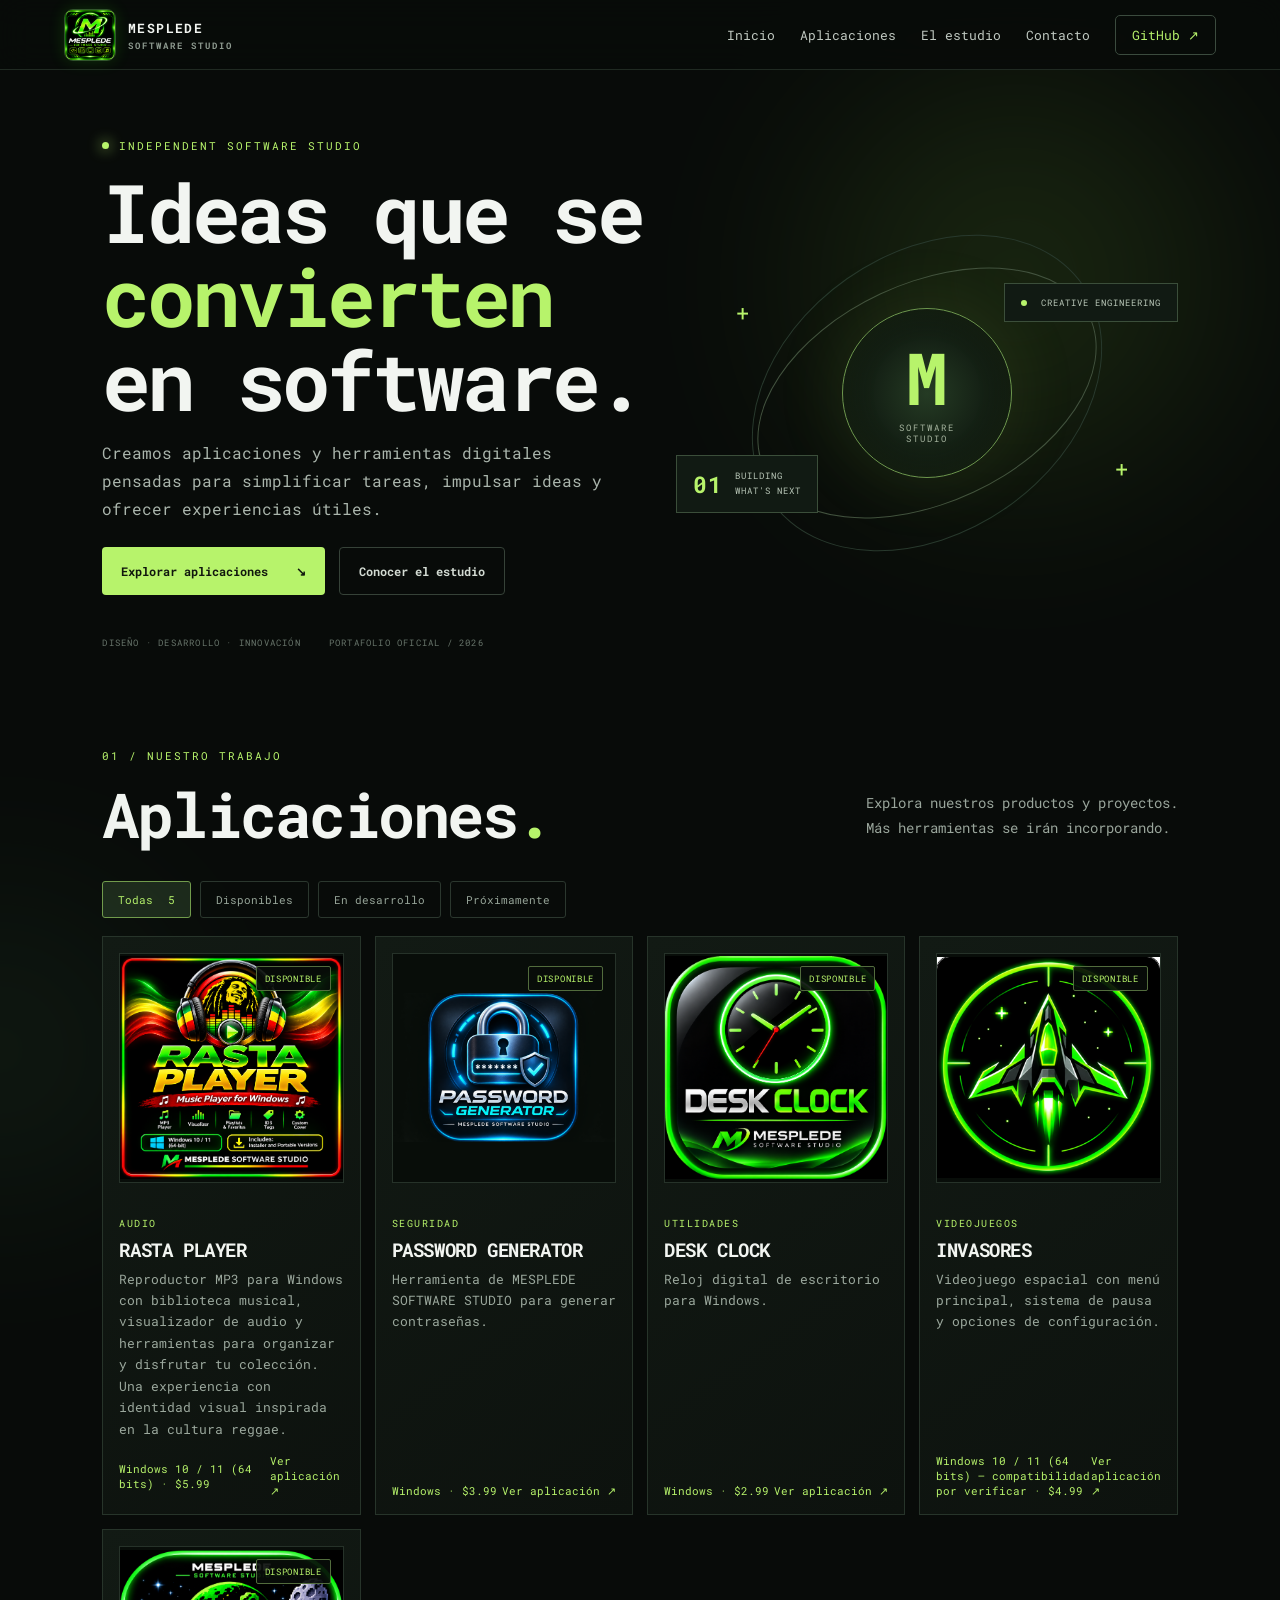
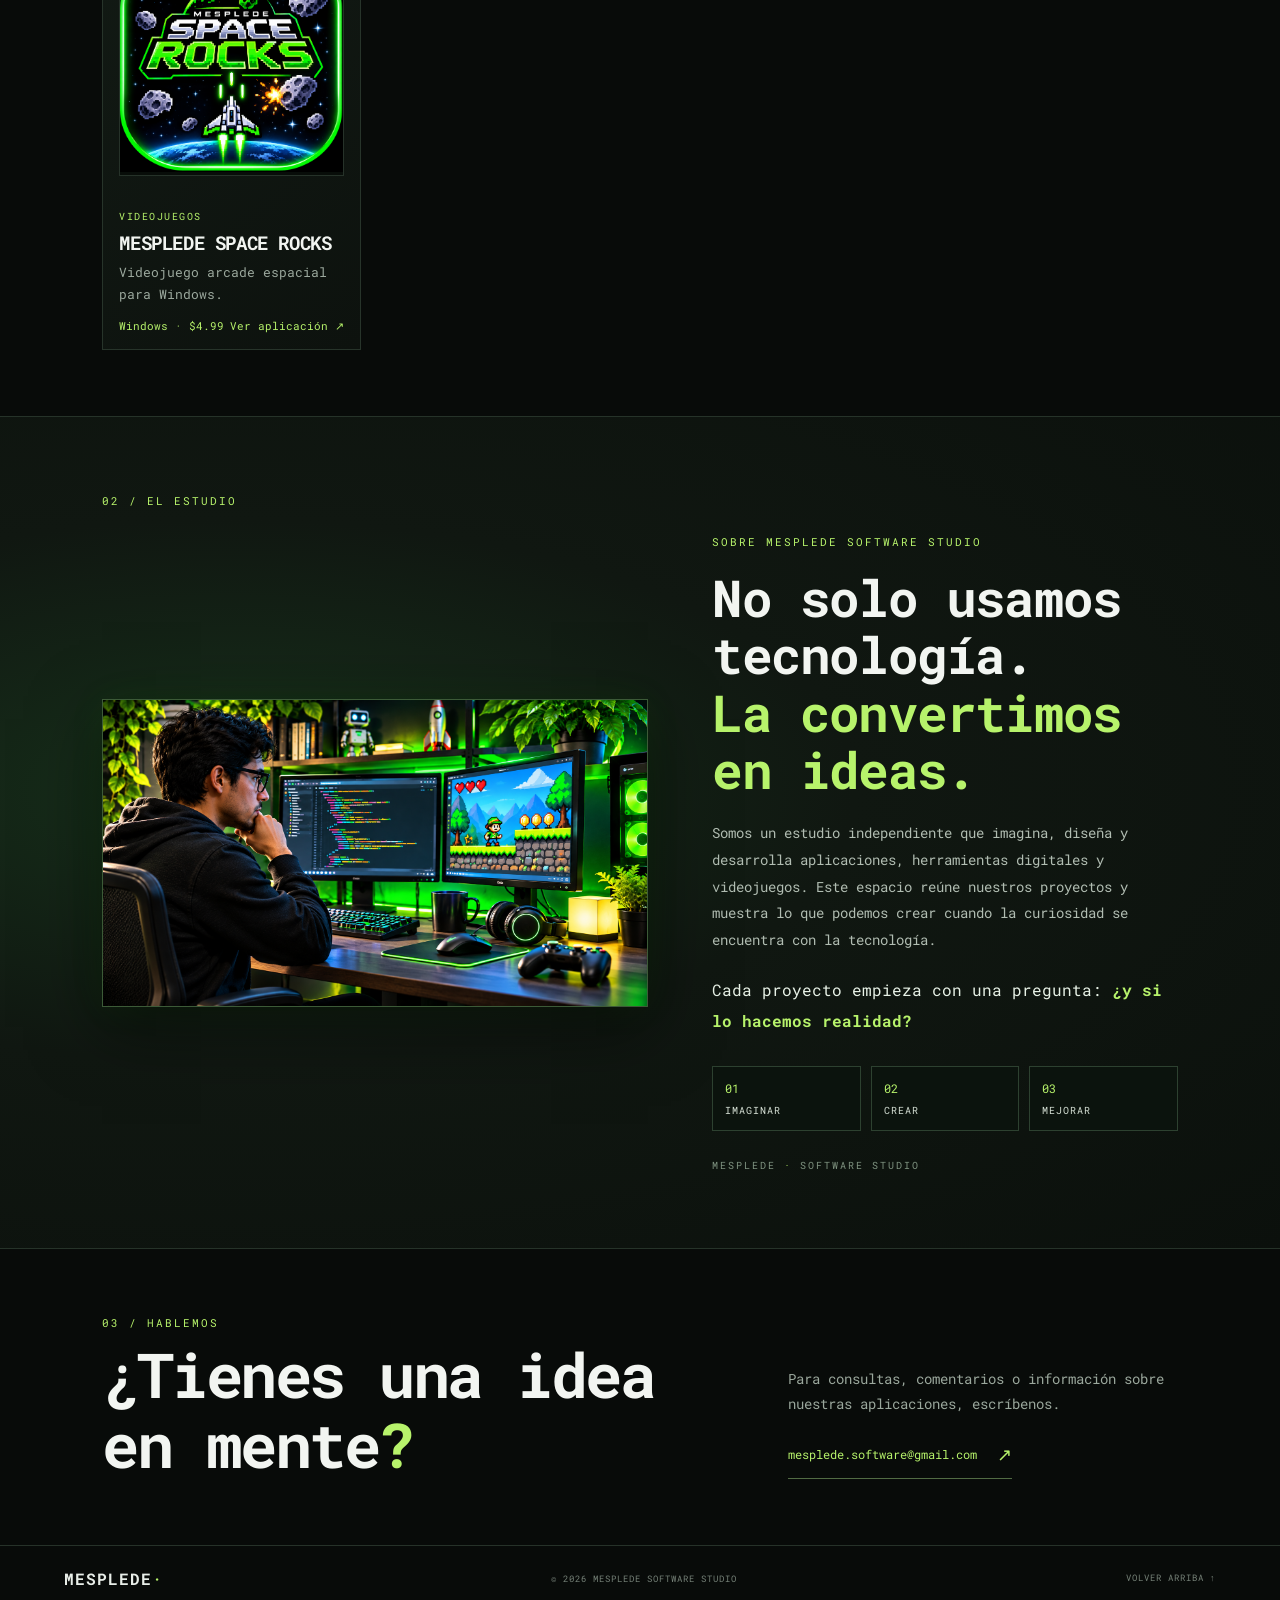
<file: index.html>
<!doctype html>
<html lang="es">
<head>
  <meta charset="utf-8">
  <meta name="viewport" content="width=device-width, initial-scale=1">
  <meta name="description" content="Portafolio oficial de MESPLEDE SOFTWARE STUDIO. Aplicaciones, herramientas y proyectos digitales.">
  <meta name="theme-color" content="#080b09">
  <title>MESPLEDE SOFTWARE STUDIO | Software & Digital Products</title>
  <link rel="preconnect" href="https://fonts.googleapis.com">
  <link rel="preconnect" href="https://fonts.gstatic.com" crossorigin>
  <link href="https://fonts.googleapis.com/css2?family=DM+Mono:wght@400;500&family=Manrope:wght@400;500;600;700;800&display=swap" rel="stylesheet">
  <link rel="stylesheet" href="css/style.css">
</head>
<body>
  <div class="ambient ambient-one"></div><div class="ambient ambient-two"></div>
  <header class="topbar">
    <a class="brand" href="#inicio" aria-label="MESPLEDE SOFTWARE STUDIO - inicio">
      <img class="brand-logo" src="assets/brand/mesplede-logo-square.png" alt="Logo de MESPLEDE SOFTWARE STUDIO">
      <span class="brand-name">MESPLEDE <b>SOFTWARE STUDIO</b></span>
    </a>
    <button class="menu-toggle" id="menuToggle" aria-label="Abrir menú" aria-expanded="false">☰</button>
    <nav id="mainNav">
      <a href="#inicio">Inicio</a><a href="#aplicaciones">Aplicaciones</a><a href="#estudio">El estudio</a><a href="#contacto">Contacto</a>
      <a class="nav-cta" href="https://github.com/mesplede-software" target="_blank" rel="noopener">GitHub ↗</a>
    </nav>
  </header>

  <main>
    <section class="hero" id="inicio">
      <div class="hero-copy">
        <div class="eyebrow"><span class="pulse"></span> INDEPENDENT SOFTWARE STUDIO</div>
        <h1>Ideas que se<br><em>convierten</em> en software.</h1>
        <p class="hero-text">Creamos aplicaciones y herramientas digitales pensadas para simplificar tareas, impulsar ideas y ofrecer experiencias útiles.</p>
        <div class="hero-actions">
          <a class="button button-primary" href="#aplicaciones">Explorar aplicaciones <span>↘</span></a>
          <a class="button button-quiet" href="#estudio">Conocer el estudio</a>
        </div>
        <div class="hero-foot"><span>DISEÑO · DESARROLLO · INNOVACIÓN</span><span>PORTAFOLIO OFICIAL / 2026</span></div>
      </div>
      <div class="hero-art" aria-label="Ilustración abstracta tecnológica">
        <div class="orbit orbit-a"></div><div class="orbit orbit-b"></div>
        <div class="core"><span>M</span><small>SOFTWARE<br>STUDIO</small></div>
        <div class="float-card card-top"><i></i> CREATIVE ENGINEERING</div>
        <div class="float-card card-bottom"><b>01</b><span>BUILDING<br>WHAT'S NEXT</span></div>
        <div class="cross cross-one">+</div><div class="cross cross-two">+</div>
      </div>
    </section>

    <section class="section apps-section" id="aplicaciones">
      <div class="section-heading">
        <div><div class="eyebrow">01 / NUESTRO TRABAJO</div><h2>Aplicaciones<span>.</span></h2></div>
        <p>Explora nuestros productos y proyectos.<br>Más herramientas se irán incorporando.</p>
      </div>
      <div class="filters" id="filters">
        <button class="filter active" data-filter="all">Todas <span id="totalCount">0</span></button>
        <button class="filter" data-filter="available">Disponibles</button>
        <button class="filter" data-filter="development">En desarrollo</button>
        <button class="filter" data-filter="upcoming">Próximamente</button>
      </div>
      <div class="app-grid" id="appGrid" aria-live="polite"></div>
    </section>

    <section class="studio-section" id="estudio">
      <div class="studio-number">02 / EL ESTUDIO</div>
      <div class="studio-layout">
        <div class="studio-visual">
          <img src="assets/brand/estudio-trabajo-neutral.png" alt="Persona trabajando frente a dos monitores con código y un videojuego" loading="lazy">
        </div>
        <div class="studio-content">
          <div class="eyebrow">SOBRE MESPLEDE SOFTWARE STUDIO</div>
          <h2>No solo usamos tecnología.<br><em>La convertimos en ideas.</em></h2>
          <p>Somos un estudio independiente que imagina, diseña y desarrolla aplicaciones, herramientas digitales y videojuegos. Este espacio reúne nuestros proyectos y muestra lo que podemos crear cuando la curiosidad se encuentra con la tecnología.</p>
          <p class="studio-manifesto">Cada proyecto empieza con una pregunta: <strong>¿y si lo hacemos realidad?</strong></p>
          <div class="studio-pillars">
            <div><b>01</b><span>IMAGINAR</span></div>
            <div><b>02</b><span>CREAR</span></div>
            <div><b>03</b><span>MEJORAR</span></div>
          </div>
          <div class="studio-signature">MESPLEDE <span>·</span> SOFTWARE STUDIO</div>
        </div>
      </div>
    </section>

    <section class="contact-section" id="contacto">
      <div><div class="eyebrow">03 / HABLEMOS</div><h2>¿Tienes una idea<br>en mente<span>?</span></h2></div>
      <div class="contact-right"><p>Para consultas, comentarios o información sobre nuestras aplicaciones, escríbenos.</p><a class="contact-link" href="mailto:mesplede.software@gmail.com">mesplede.software@gmail.com <span>↗</span></a></div>
    </section>
  </main>

  <footer><a class="footer-brand" href="#inicio">MESPLEDE<span>·</span></a><span>© 2026 MESPLEDE SOFTWARE STUDIO</span><a href="#inicio">VOLVER ARRIBA ↑</a></footer>
  <script src="js/apps.js"></script><script src="js/main.js"></script>
</body>
</html>
</file>
<file: css/style.css>
@import url('https://fonts.googleapis.com/css2?family=Roboto+Mono:wght@400;500;600;700&display=swap');
 :root{--bg:#080b09;--panel:#101612;--panel2:#141c16;--line:#263229;--text:#f2f5f1;--muted:#9aa69c;--green:#b7f36b;--green2:#8fc94b}
*{box-sizing:border-box}html{scroll-behavior:smooth}body{margin:0;background:var(--bg);color:var(--text);font-family:Manrope,Arial,sans-serif;overflow-x:hidden}a{color:inherit;text-decoration:none}.ambient{position:absolute;pointer-events:none;border-radius:50%;filter:blur(100px);opacity:.12}.ambient-one{width:400px;height:400px;background:#8edb42;top:80px;right:5%}.ambient-two{width:300px;height:300px;background:#4d8a57;top:900px;left:-150px}.topbar{height:82px;border-bottom:1px solid #202a22;display:flex;align-items:center;justify-content:space-between;padding:0 6.5%;position:relative;z-index:5;background:#080b09e8;backdrop-filter:blur(16px)}.brand{display:flex;align-items:center;gap:12px}.brand-mark{width:38px;height:38px;border:1px solid #55733f;border-radius:11px;display:grid;place-items:center;color:var(--green);font-weight:800;font-size:22px}.brand-mark span,.footer-brand span{color:var(--green)}.brand-name{font-size:13px;letter-spacing:1.4px;font-weight:800}.brand-name b{display:block;color:#8e9b90;font-family:"DM Mono",monospace;font-size:9px;letter-spacing:2px;margin-top:3px}nav{display:flex;align-items:center;gap:34px;font-size:12px;color:#c0c9c1}nav a:hover{color:var(--green)}.nav-cta{border:1px solid #3b4b3e;border-radius:5px;padding:10px 16px;color:var(--green)}.menu-toggle{display:none;background:none;border:1px solid var(--line);color:white;padding:8px 12px;border-radius:5px}.hero{min-height:650px;padding:105px 10% 55px;display:grid;grid-template-columns:1.05fr .95fr;align-items:center;position:relative;max-width:1500px;margin:auto}.eyebrow{font:11px "DM Mono",monospace;letter-spacing:2px;color:var(--green);display:flex;align-items:center;gap:10px}.pulse{width:7px;height:7px;background:var(--green);border-radius:50%;box-shadow:0 0 14px var(--green)}h1{font-size:clamp(48px,6.3vw,82px);line-height:1.04;letter-spacing:-4px;margin:28px 0 22px;font-weight:700}h1 em,h2 em{font-style:normal;color:var(--green)}.hero-text{max-width:510px;color:#aab5ac;line-height:1.9;font-size:15px}.hero-actions{display:flex;gap:14px;margin-top:34px;flex-wrap:wrap}.button{padding:15px 19px;border-radius:4px;font-size:12px;font-weight:700;display:inline-flex;gap:28px;align-items:center}.button-primary{background:var(--green);color:#10170d}.button-primary:hover{background:#d0ff91}.button-quiet{border:1px solid #364238;color:#d3dbd3}.hero-foot{display:flex;gap:28px;flex-wrap:wrap;margin-top:80px;color:#67746a;font:9px "DM Mono",monospace;letter-spacing:1.2px}.hero-art{height:430px;position:relative;display:grid;place-items:center}.orbit{position:absolute;border:1px solid #42523e;border-radius:50%;transform:rotate(-25deg)}.orbit-a{width:360px;height:220px}.orbit-b{width:280px;height:380px;transform:rotate(55deg);border-color:#28392d}.core{width:170px;height:170px;border:1px solid #6e984e;border-radius:50%;display:flex;flex-direction:column;align-items:center;justify-content:center;background:radial-gradient(circle,#253b24,#0c130d 70%);box-shadow:0 0 70px #8bc64b22,inset 0 0 35px #a9f45a17;z-index:1}.core span{font-size:72px;font-weight:800;color:var(--green);line-height:1}.core small{font:9px "DM Mono",monospace;letter-spacing:2px;text-align:center;color:#a6b49f;margin-top:8px}.float-card{position:absolute;background:#111a13;border:1px solid #3b4e3a;padding:13px 16px;font:9px "DM Mono",monospace;letter-spacing:1px;color:#b7c5b6;z-index:2}.card-top{top:65px;right:0}.card-top i{display:inline-block;width:6px;height:6px;background:var(--green);border-radius:50%;margin-right:8px}.card-bottom{bottom:55px;left:0;display:flex;align-items:center;gap:12px}.card-bottom b{font-size:23px;color:var(--green)}.card-bottom span{line-height:1.6}.cross{position:absolute;color:var(--green);font-size:22px}.cross-one{top:80px;left:60px}.cross-two{right:50px;bottom:85px}.section{padding:100px 10%;max-width:1500px;margin:auto}.section-heading{display:flex;justify-content:space-between;align-items:end}.section-heading h2,.studio-content h2,.contact-section h2{font-size:clamp(40px,5vw,62px);letter-spacing:-2.5px;margin:17px 0 0}.section-heading h2 span,.contact-section h2 span{color:var(--green)}.section-heading p{font-size:12px;line-height:1.8;color:var(--muted)}.filters{display:flex;gap:9px;margin:45px 0 24px;flex-wrap:wrap}.filter{background:transparent;border:1px solid #2b372e;color:#98a69a;padding:10px 15px;border-radius:3px;font:10px "DM Mono",monospace;cursor:pointer}.filter.active,.filter:hover{background:#1c291b;border-color:#729c4c;color:var(--green)}.filter span{margin-left:8px;color:var(--green)}.app-grid{display:grid;grid-template-columns:repeat(3,1fr);gap:16px}.app-card{background:linear-gradient(145deg,#121a14,#0d120e);border:1px solid #27342a;padding:23px;min-height:240px;display:flex;flex-direction:column;transition:.25s;position:relative;overflow:hidden}.app-card:hover{transform:translateY(-5px);border-color:#668b48;box-shadow:0 15px 45px #0005}.app-top{display:flex;justify-content:space-between;align-items:center}.app-icon{width:43px;height:43px;display:grid;place-items:center;border:1px solid #4a6540;background:#19251a;color:var(--green);font:18px "DM Mono",monospace;border-radius:9px}.status{font:9px "DM Mono",monospace;letter-spacing:.7px;color:#b6c2b8;border:1px solid #344237;padding:6px 8px;border-radius:2px}.status.available{color:var(--green);border-color:#526c3d}.app-card h3{font-size:18px;margin:23px 0 8px;letter-spacing:-.4px}.app-card p{font-size:12px;color:#9ba89d;line-height:1.7;margin:0 0 20px}.app-bottom{margin-top:auto;display:flex;justify-content:space-between;align-items:center;color:var(--green);font:10px "DM Mono",monospace}.app-bottom span:last-child{font-size:18px}.studio-section{background:#101711;border-top:1px solid #263329;border-bottom:1px solid #263329;padding:85px 10%;display:grid;grid-template-columns:80px 1fr 200px;gap:25px;align-items:center}.studio-number{font:13px "DM Mono",monospace;color:var(--green)}.studio-content h2{font-size:clamp(36px,4.5vw,56px)}.studio-content p{max-width:650px;color:#a6b2a8;line-height:1.9;font-size:13px;margin-top:24px}.studio-stamp{width:150px;height:150px;border:1px solid #526c43;border-radius:50%;display:flex;flex-direction:column;align-items:center;justify-content:center;color:#a6b69e;font:8px "DM Mono",monospace;letter-spacing:2px;transform:rotate(-12deg)}.studio-stamp b{font:700 52px Manrope;color:var(--green);letter-spacing:-5px}.contact-section{padding:100px 10%;display:flex;justify-content:space-between;align-items:end;gap:40px;max-width:1500px;margin:auto}.contact-section h2{line-height:1.12}.contact-right{max-width:390px}.contact-right p{font-size:12px;color:#9ba89d;line-height:1.8}.contact-link{display:inline-flex;gap:20px;align-items:center;color:var(--green);font:12px "DM Mono",monospace;border-bottom:1px solid #516b43;padding:12px 0}.contact-link span{font-size:18px}footer{border-top:1px solid #263229;padding:28px 6.5%;display:flex;align-items:center;justify-content:space-between;color:#758177;font:9px "DM Mono",monospace;letter-spacing:1px}.footer-brand{font:800 16px Manrope;color:#e8eee8;letter-spacing:1px}.empty-state{grid-column:1/-1;padding:45px;text-align:center;color:var(--muted);border:1px dashed var(--line)}
@media(max-width:900px){.hero{padding:80px 7% 45px;grid-template-columns:1fr}.hero-art{height:360px;margin-top:20px}.hero-foot{margin-top:50px}.section{padding:75px 7%}.app-grid{grid-template-columns:repeat(2,1fr)}.studio-section{padding:70px 7%;grid-template-columns:40px 1fr}.studio-stamp{display:none}.contact-section{padding:75px 7%}}
@media(max-width:620px){.topbar{height:70px;padding:0 5%}.brand-name{font-size:11px}.menu-toggle{display:block}nav{display:none;position:absolute;top:69px;left:0;right:0;background:#0d130e;border-bottom:1px solid var(--line);padding:20px 6%;flex-direction:column;align-items:stretch;gap:20px}nav.open{display:flex}.hero{padding:70px 6% 35px;min-height:auto}h1{letter-spacing:-2.5px}.hero-art{height:300px}.orbit-a{width:280px;height:180px}.orbit-b{height:300px;width:220px}.core{width:140px;height:140px}.core span{font-size:60px}.card-top{right:-4px;top:35px}.card-bottom{left:-4px;bottom:25px}.section-heading{display:block}.section-heading p{margin-top:20px}.section{padding:70px 6%}.app-grid{grid-template-columns:1fr}.app-card{min-height:220px}.studio-section{padding:65px 6%;grid-template-columns:1fr;gap:18px}.studio-content h2{letter-spacing:-1.5px}.contact-section{padding:70px 6%;display:block}.contact-right{margin-top:28px}footer{padding:25px 6%;gap:15px;flex-wrap:wrap}footer span{order:3;width:100%}}

/* Catálogo y fichas */
.app-category{margin-top:18px;color:var(--green);font:9px "DM Mono",monospace;letter-spacing:1.5px;text-transform:uppercase}
.app-card h3{margin:8px 0}
.app-bottom a{color:var(--green);font:10px "DM Mono",monospace}
.app-bottom a:hover{text-decoration:underline}
.detail-wrap{max-width:1180px;margin:auto;padding:75px 7% 100px}
.back-link{display:inline-block;color:var(--green);font:11px "DM Mono",monospace;margin-bottom:38px}
.detail-hero{border:1px solid var(--line);background:linear-gradient(130deg,#142016,#0b100c);padding:clamp(25px,5vw,60px);display:grid;grid-template-columns:1fr auto;gap:30px;align-items:center}
.detail-code{width:76px;height:76px;border:1px solid #668b48;background:#1b291a;color:var(--green);display:grid;place-items:center;border-radius:14px;font:26px "DM Mono",monospace}
.detail-hero h1{font-size:clamp(38px,5vw,64px);letter-spacing:-2px;margin:20px 0 12px}
.detail-hero p{max-width:690px;color:#aab5ac;line-height:1.9}
.detail-meta{display:flex;gap:12px;flex-wrap:wrap;margin-top:25px}
.detail-meta span{border:1px solid #354337;padding:8px 11px;color:#b8c4ba;font:10px "DM Mono",monospace}
.detail-section{margin-top:55px}
.detail-section h2{font-size:25px;letter-spacing:-.7px}
.feature-grid{display:grid;grid-template-columns:repeat(3,1fr);gap:12px}
.feature-item{border:1px solid var(--line);background:#101711;padding:18px;color:#c6d0c7;font-size:12px;line-height:1.7}
.feature-item:before{content:"+";display:block;color:var(--green);font:20px "DM Mono",monospace;margin-bottom:10px}
.shot-grid{display:grid;grid-template-columns:repeat(2,1fr);gap:14px}
.shot-placeholder{min-height:190px;border:1px dashed #40513f;background:linear-gradient(135deg,#101811,#0a0e0b);display:grid;place-items:center;color:#778579;font:10px "DM Mono",monospace;text-align:center;padding:20px}
.detail-note{color:#87958a;font-size:11px;line-height:1.8;margin-top:18px}
@media(max-width:620px){.detail-wrap{padding:55px 6% 75px}.detail-hero{grid-template-columns:1fr}.detail-code{width:62px;height:62px}.feature-grid,.shot-grid{grid-template-columns:1fr}.detail-hero h1{font-size:40px}}

/* Product artwork cards and individual detail visuals */
.app-art{height:210px;position:relative;overflow:hidden;background:#080d09;border:1px solid var(--line);margin-bottom:18px}
.app-art img{width:100%;height:100%;object-fit:contain;display:block;transition:transform .35s ease}
.app-card:hover .app-art img{transform:scale(1.035)}
.app-art .status{position:absolute;right:12px;top:12px;background:#080d09e8}
.app-card{overflow:hidden}
.detail-art{max-width:420px;justify-self:end;background:#080d09;border:1px solid var(--line);border-radius:18px;overflow:hidden}
.detail-art img{display:block;width:100%;height:auto;max-height:420px;object-fit:contain}
.detail-price{color:var(--green);font-weight:700}
@media(max-width:700px){.app-art{height:190px}.detail-art{justify-self:stretch;max-width:100%}}

.shot-figure{margin:0;min-width:0}.shot-figure img{display:block;border-radius:4px}.shot-figure figcaption{color:#9baa9d;font:11px "DM Mono",monospace;padding:9px 2px 2px}

/* Descripción editorial de cada aplicación */
.description-content{max-width:900px;padding:24px 26px;border:1px solid var(--line);border-left:3px solid var(--accent);background:rgba(255,255,255,.02);border-radius:10px}
.description-content p{margin:0;color:var(--muted);font-size:1.05rem;line-height:1.9;white-space:pre-line}

/* Ajuste compacto global: mejor aprovechamiento del espacio */
.topbar{height:70px;padding-inline:5%}
nav{gap:25px}
.hero{min-height:510px;padding:68px 8% 34px;gap:20px}
.hero-art{height:350px}
h1{margin:18px 0 16px}
.hero-text{line-height:1.7}
.hero-actions{margin-top:24px}
.hero-foot{margin-top:42px}
.section{padding:66px 8%}
.section-heading h2,.studio-content h2,.contact-section h2{margin-top:10px}
.filters{margin:26px 0 18px}
.app-grid{gap:13px}
.app-card{padding:18px;min-height:215px}
.app-art{height:175px;margin-bottom:13px}
.app-card h3{margin:7px 0}
.app-card p{line-height:1.55;margin-bottom:13px}
.studio-section{padding:58px 8%;gap:20px}
.studio-content p{margin-top:15px;line-height:1.7}
.contact-section{padding:66px 8%;gap:28px}
.detail-wrap{padding:48px 6% 68px}
.back-link{margin-bottom:22px}
.detail-hero{padding:clamp(22px,3.5vw,42px);gap:22px}
.detail-hero h1{margin:12px 0 8px}
.detail-hero p{line-height:1.7;margin:8px 0}
.detail-meta{gap:8px;margin-top:16px}
.detail-meta span{padding:7px 9px}
.detail-section{margin-top:30px}
.detail-section h2{font-size:22px;margin:0 0 13px}
.description-content{max-width:none;padding:18px 20px}
.description-content p{font-size:.98rem;line-height:1.7}
.shot-grid{gap:11px}
.shot-figure figcaption{padding:7px 2px 0}
footer{padding:22px 5%}
@media(max-width:900px){.hero{padding:58px 7% 30px;min-height:auto}.section{padding:54px 7%}.hero-foot{margin-top:32px}.studio-section{padding:48px 7%}.contact-section{padding:54px 7%}}
@media(max-width:620px){.topbar{height:64px}.hero{padding:48px 6% 25px}.hero-art{height:270px}.hero-foot{margin-top:25px}.section{padding:48px 6%}.filters{margin:20px 0 15px}.app-grid{gap:12px}.app-card{padding:16px;min-height:0}.app-art{height:185px}.studio-section{padding:45px 6%}.contact-section{padding:48px 6%}.detail-wrap{padding:38px 6% 52px}.detail-section{margin-top:24px}.detail-hero{padding:20px}.description-content{padding:15px 16px}}

/* Ajuste solicitado: tarjetas más estrechas y tipografía general más legible */
@media(min-width:1100px){
  .app-grid{grid-template-columns:repeat(4,minmax(0,1fr));gap:14px}
}
@media(min-width:621px) and (max-width:1099px){
  .app-grid{grid-template-columns:repeat(3,minmax(0,1fr));gap:13px}
}
.app-card{padding:16px}
.app-art{height:158px}
.app-card h3{font-size:19px}
.app-category{font-size:10px}
.app-card p{font-size:13px;line-height:1.65}
.app-bottom{font-size:11px}
.app-bottom a{font-size:11px}
nav{font-size:13px}
.hero-text{font-size:16px;line-height:1.75}
.section-heading p,.studio-content p,.contact-right p{font-size:14px}
.filter{font-size:11px}
.detail-hero p{font-size:16px;line-height:1.75}
.detail-meta span{font-size:11px}
.detail-section h2{font-size:24px}
.description-content p{font-size:1.08rem;line-height:1.75}
.feature-item{font-size:13px}
.shot-figure figcaption{font-size:12px}
.detail-note{font-size:12px}
@media(max-width:620px){
  .app-grid{grid-template-columns:minmax(0,1fr);justify-items:center}
  .app-card{width:100%;max-width:430px}
  .app-art{height:190px}
  .app-card p{font-size:14px}
  .hero-text{font-size:15px}
  .description-content p{font-size:1rem}
}

/* Imágenes de programas más grandes en las tarjetas del catálogo */
.app-art{
  height:230px;
  margin-bottom:16px;
}
.app-art img{
  object-fit:contain;
}
@media(max-width:620px){
  .app-art{height:240px}
}

/* Tipografia global MESPLEDE: Roboto */
html, body, body * { font-family: 'Roboto Mono', Consolas, monospace !important; }

/* Logo oficial cuadrado en la esquina superior izquierda */
.brand{gap:12px;min-width:0}
.brand-logo{width:52px;height:52px;display:block;object-fit:cover;border-radius:9px;border:1px solid #31552b;box-shadow:0 0 16px #39ff1428}
@media(max-width:620px){.brand-logo{width:44px;height:44px}.brand{gap:9px}.brand-name{font-size:10px}.brand-name b{font-size:8px}}

/* SOBRE MESPLEDE: presentación visual e inspiradora */
.studio-section{display:block;padding:76px 8%;background:radial-gradient(ellipse at 18% 45%,#17301b 0%,#101711 42%,#0b100c 100%);overflow:hidden}
.studio-number{font:11px 'Roboto Mono',monospace;letter-spacing:2px;color:var(--green);margin-bottom:26px}
.studio-layout{max-width:1320px;margin:0 auto;display:grid;grid-template-columns:minmax(0,1.08fr) minmax(0,.92fr);align-items:center;gap:clamp(28px,5vw,76px)}
.studio-visual{position:relative;min-width:0;border:1px solid #3c5a37;background:#080d09;box-shadow:0 20px 65px #0008,0 0 35px #39ff1412}
.studio-visual:after{content:none}
.studio-visual img{display:block;width:100%;height:auto;aspect-ratio:16/9;object-fit:cover}
.studio-content{max-width:620px}
.studio-content h2{font-size:clamp(34px,4vw,56px);line-height:1.12;letter-spacing:-1.8px;margin:20px 0 22px}
.studio-content p{max-width:600px;color:#b1bdb2;font-size:14px;line-height:1.9;margin:0 0 17px}
.studio-content .studio-manifesto{color:#e7f1e6;font-size:16px;margin-top:22px}
.studio-manifesto strong{color:var(--green);font-weight:700}
.studio-pillars{display:grid;grid-template-columns:repeat(3,minmax(0,1fr));gap:10px;margin-top:30px}
.studio-pillars div{display:flex;flex-direction:column;gap:8px;padding:13px 12px;border:1px solid #2d4130;background:#0b130d}
.studio-pillars b{font:12px 'Roboto Mono',monospace;color:var(--green)}
.studio-pillars span{font:10px 'Roboto Mono',monospace;letter-spacing:1px;color:#d6e0d5}
.studio-signature{margin-top:28px;color:#7f9380;font:10px 'Roboto Mono',monospace;letter-spacing:2px}
.studio-signature span{color:var(--green)}
@media(max-width:900px){.studio-section{padding:58px 7%}.studio-layout{grid-template-columns:1fr;gap:30px}.studio-visual{max-width:780px}.studio-content{max-width:780px}}
@media(max-width:620px){.studio-section{padding:45px 6%}.studio-number{margin-bottom:18px}.studio-layout{gap:24px}.studio-visual img{aspect-ratio:16/9;object-fit:cover}.studio-content h2{font-size:clamp(32px,9vw,42px);letter-spacing:-1.2px}.studio-content p{font-size:13px}.studio-content .studio-manifesto{font-size:15px}.studio-pillars{gap:7px}.studio-pillars div{padding:11px 8px}.studio-pillars span{font-size:9px}}
</file>
